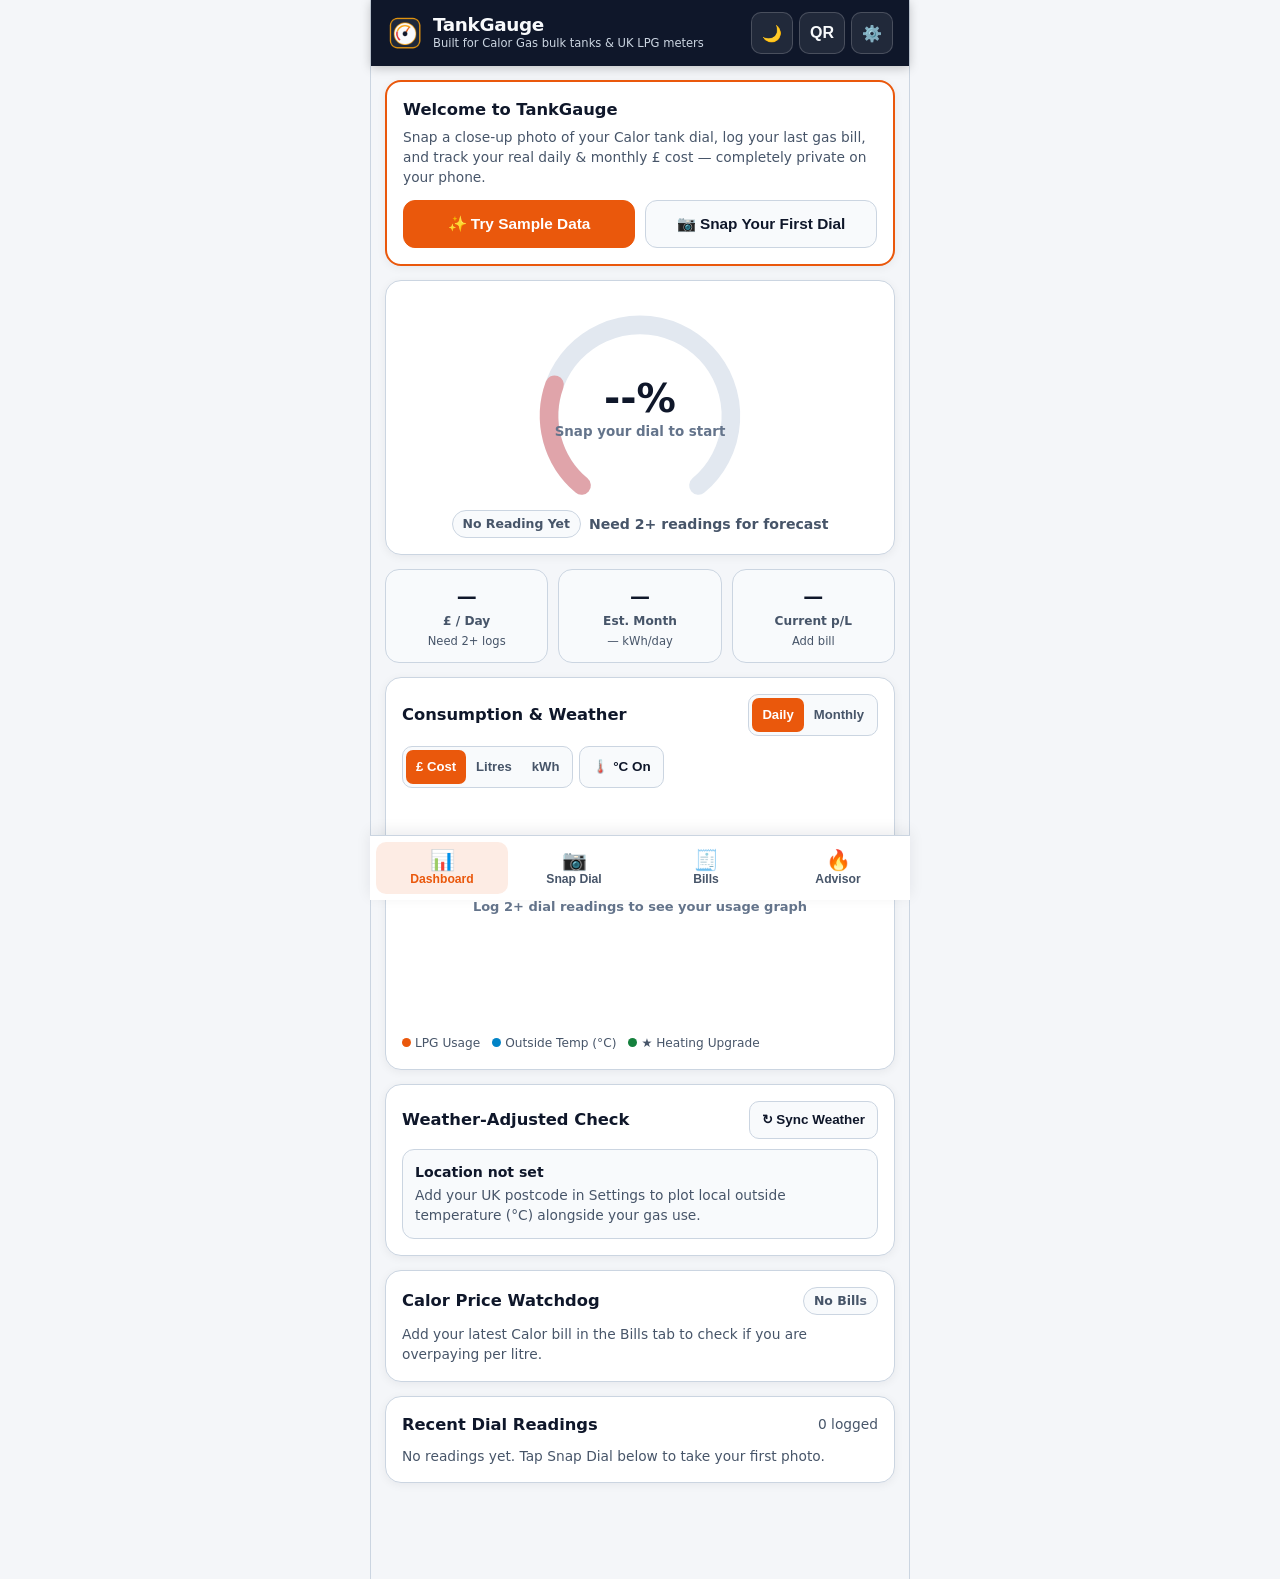
<file: index.html>
<!DOCTYPE html>
<html lang="en-GB" data-theme="light">
<head>
  <meta charset="UTF-8" />
  <meta name="viewport" content="width=device-width, initial-scale=1.0, viewport-fit=cover" />
  <meta name="theme-color" content="#0F172A" />
  <meta name="apple-mobile-web-app-capable" content="yes" />
  <meta name="apple-mobile-web-app-status-bar-style" content="black-translucent" />
  <title>TankGauge — Calor & UK LPG Tracker</title>
  <link rel="manifest" href="./manifest.json" />
  <link rel="icon" type="image/png" sizes="192x192" href="./icon-192.png" />
  <link rel="apple-touch-icon" href="./apple-touch-icon.png" />
  <link rel="stylesheet" href="./styles.css?v=6" />
</head>
<body>
  <div class="app-shell">
    <!-- Top Header -->
    <header class="top-header">
      <div class="brand-wrap">
        <img src="./icon-192.png" alt="TankGauge" class="brand-icon" />
        <div>
          <h1 class="brand-title">TankGauge</h1>
          <p class="brand-sub">Built for Calor Gas bulk tanks &amp; UK LPG meters</p>
        </div>
      </div>
      <div class="header-actions">
        <button type="button" class="icon-btn" id="btnThemeToggle" title="Toggle Daylight / Dark Mode" aria-label="Toggle theme">🌙</button>
        <button type="button" class="icon-btn" id="btnOpenShare" title="Share QR Code" aria-label="Share app QR">QR</button>
        <button type="button" class="icon-btn" id="btnOpenSettings" title="Settings" aria-label="Open settings">⚙️</button>
      </div>
    </header>

    <!-- Demo Ribbon -->
    <div id="demoRibbon" class="demo-ribbon" hidden>
      <span>Demo Mode Active (Aberdeenshire Sample)</span>
      <button type="button" id="btnClearDemoTop">Clear &amp; Use My Tank</button>
    </div>

    <main class="main-content">
      <!-- ==================== TAB 1: DASHBOARD ==================== -->
      <section id="tab-dashboard" class="tab-panel active">
        <div id="welcomeCard" class="card welcome-card" hidden>
          <h2 class="card-title">Welcome to TankGauge</h2>
          <p class="muted" style="margin:6px 0 12px;">
            Snap a close-up photo of your Calor tank dial, log your last gas bill, and track your real daily &amp; monthly £ cost — completely private on your phone.
          </p>
          <div class="btn-row">
            <button type="button" class="btn btn-primary" id="btnTryDemo">✨ Try Sample Data</button>
            <button type="button" class="btn btn-secondary" id="btnStartFirstSnap">📷 Snap Your First Dial</button>
          </div>
        </div>

        <div class="card">
          <div id="heroGaugeContainer"></div>
        </div>

        <div class="kpi-grid">
          <div class="kpi-pill">
            <div class="kpi-val" id="kpiDailyCost">—</div>
            <div class="kpi-lbl">£ / Day</div>
            <div class="kpi-sub" id="kpiLitresDay">— L/day</div>
          </div>
          <div class="kpi-pill">
            <div class="kpi-val" id="kpiMonthlyCost">—</div>
            <div class="kpi-lbl">Est. Month</div>
            <div class="kpi-sub" id="kpiKwhDay">— kWh/day</div>
          </div>
          <div class="kpi-pill">
            <div class="kpi-val" id="kpiCurrentPpl">—</div>
            <div class="kpi-lbl">Current p/L</div>
            <div class="kpi-sub" id="kpiPplDelta">UK VAT inc.</div>
          </div>
        </div>

        <!-- Usage & Weather Graph -->
        <div class="card">
          <div class="card-title-row">
            <h2 class="card-title">Consumption &amp; Weather</h2>
            <div class="seg-group" id="granularityToggle">
              <button type="button" class="seg-btn active" data-gran="daily">Daily</button>
              <button type="button" class="seg-btn" data-gran="monthly">Monthly</button>
            </div>
          </div>
          <div class="seg-bar">
            <div class="seg-group" id="metricToggle">
              <button type="button" class="seg-btn active" data-metric="cost">£ Cost</button>
              <button type="button" class="seg-btn" data-metric="litres">Litres</button>
              <button type="button" class="seg-btn" data-metric="kwh">kWh</button>
            </div>
            <button type="button" class="btn btn-sm btn-secondary" id="btnToggleWeatherOverlay">🌡️ °C On</button>
          </div>

          <div class="chart-box">
            <canvas id="consumptionChartCanvas"></canvas>
          </div>
          <div id="chartTooltip" class="chart-tooltip" hidden></div>
          <div class="chart-legend">
            <span><i class="dot" style="background:var(--accent);"></i>LPG Usage</span>
            <span><i class="dot" style="background:var(--sky);"></i>Outside Temp (°C)</span>
            <span><i class="dot" style="background:var(--ok);"></i>★ Heating Upgrade</span>
          </div>
        </div>

        <!-- Local Weather Insight -->
        <div class="card">
          <div class="card-title-row">
            <h2 class="card-title">Weather-Adjusted Check</h2>
            <button type="button" class="btn btn-sm btn-secondary" id="btnRefreshWeather">↻ Sync Weather</button>
          </div>
          <div class="weather-box">
            <div>
              <strong id="weatherLocationLabel">Location not set</strong>
              <p id="weatherInsightText" class="muted" style="margin:4px 0 0;">
                Set your UK postcode in Settings to compare gas usage against outside temperatures.
              </p>
            </div>
          </div>
        </div>

        <!-- Calor Price Watchdog Summary -->
        <div class="card">
          <div class="card-title-row">
            <h2 class="card-title">Calor Price Watchdog</h2>
            <span id="watchdogBadge" class="status-pill badge-muted">—</span>
          </div>
          <p id="watchdogSummaryText" class="muted" style="margin:0;">
            Enter your latest Calor bill to benchmark your pence-per-litre against UK bulk LPG bands.
          </p>
        </div>

        <!-- Reading History -->
        <div class="card">
          <div class="card-title-row">
            <h2 class="card-title">Recent Dial Readings</h2>
            <span class="muted" id="readingCountLabel">0 logged</span>
          </div>
          <div id="readingHistoryList" class="list-stack"></div>
        </div>
      </section>

      <!-- ==================== TAB 2: SNAP DIAL ==================== -->
      <section id="tab-snap" class="tab-panel">
        <!-- Bulk Tank Guided Camera Card -->
        <div class="card" id="bulkCameraCard">
          <div class="card-title-row">
            <h2 class="card-title">Guided Calor Dial Snap</h2>
            <span class="muted">Hold phone flat above dial</span>
          </div>

          <div class="camera-stage" id="cameraStage">
            <video id="cameraVideo" class="camera-video" playsinline muted hidden></video>
            <div class="reticle-overlay" id="reticleOverlay" hidden>
              <div class="reticle-ring">
                <span class="reticle-top-mark">50% AT TOP</span>
              </div>
              <div id="tiltBadge" class="tilt-badge">Zoom so dial fits ring</div>
            </div>
            <div id="cameraPlaceholder" class="camera-placeholder">
              <div style="font-size:2rem;">📷</div>
              <div><strong>Tap below to open your rear camera</strong><br /><span style="font-size:0.84rem;opacity:0.85;">Starts at 2.0x zoom — or pick a saved photo from your gallery</span></div>
              <button type="button" class="btn btn-primary" id="btnStartCamera">📷 Open Live Camera</button>
            </div>
          </div>

          <div id="cameraControlsRow" class="field-grid" style="margin-top:10px;" hidden>
            <div class="field" id="zoomControlWrap" style="margin-bottom:0;" hidden>
              <label for="cameraZoomSlider">Zoom (<span id="zoomValueLabel">2.0x</span>)</label>
              <input type="range" id="cameraZoomSlider" min="1" max="5" step="0.1" value="2" />
            </div>
            <div style="display:flex;align-items:flex-end;gap:8px;">
              <button type="button" class="btn btn-secondary btn-block" id="btnToggleTorch" hidden>🔦 Light Off</button>
            </div>
          </div>

          <div class="btn-row" style="margin-top:12px;">
            <button type="button" class="btn btn-primary" id="btnCaptureFrame" hidden>📸 Capture Dial</button>
            <label class="btn btn-secondary" for="dialPhotoUpload" style="margin:0;">
              🖼️ Pick Saved Photo
              <input type="file" id="dialPhotoUpload" accept="image/*" hidden />
            </label>
            <button type="button" class="btn btn-secondary" id="btnTestSampleDial">🎯 Test Sample Dial</button>
          </div>
          <div id="samplePresetBar" class="seg-bar" style="margin-top:8px;" hidden>
            <span class="muted" style="align-self:center;margin-right:4px;">Test dial at:</span>
            <button type="button" class="btn btn-sm btn-secondary sample-dial-btn" data-pct="22">22% (Low)</button>
            <button type="button" class="btn btn-sm btn-secondary sample-dial-btn" data-pct="48">48%</button>
            <button type="button" class="btn btn-sm btn-secondary sample-dial-btn" data-pct="76">76%</button>
          </div>
        </div>

        <!-- Bulk Needle Confirmation Card -->
        <div class="card" id="confirmNeedleCard" hidden>
          <div class="card-title-row">
            <h2 class="card-title" id="confirmCardTitle">Confirm Needle Reading</h2>
            <span id="confidenceBadge" class="status-pill badge-ok">Auto Match</span>
          </div>

          <div class="seg-group" style="width:100%;display:grid;grid-template-columns:1fr 1fr;margin-bottom:10px;">
            <button type="button" class="seg-btn" id="btnModeFit">1. 🔍 Fit Dial in Ring</button>
            <button type="button" class="seg-btn active" id="btnModeNeedle">2. 🎯 Confirm Needle</button>
          </div>

          <p id="confirmStepHelper" class="muted" style="margin:0 0 8px;">
            Drag the glowing orange line to match your needle tip, or tap <strong>-0.5% / +0.5%</strong>.
          </p>

          <div id="mapDialBanner" class="alert-banner alert-warn" hidden style="display:flex;align-items:center;justify-content:space-between;gap:8px;">
            <span id="mapDialPrompt">Step 1 of 4: Tap the CENTRE PIN where the needle turns</span>
            <button type="button" class="btn btn-sm btn-secondary" id="btnCancelMapDial">Cancel</button>
          </div>

          <canvas id="dialOverlayCanvas" class="overlay-canvas"></canvas>

          <!-- Step 1 Controls: Fit Dial in Ring -->
          <div id="fitControlsBox" style="margin-top:12px;" hidden>
            <div class="field-grid">
              <div class="field" style="margin-bottom:8px;">
                <label for="fitZoomSlider">Zoom Dial (<span id="fitZoomLbl">1.0x</span>)</label>
                <input type="range" id="fitZoomSlider" min="1" max="6" step="0.1" value="1" />
              </div>
              <div class="field" style="margin-bottom:8px;">
                <label for="fitRotSlider">Straighten 50% Top (<span id="fitRotLbl">0°</span>)</label>
                <input type="range" id="fitRotSlider" min="-45" max="45" step="1" value="0" />
              </div>
            </div>
            <button type="button" class="btn btn-primary btn-block" id="btnDetectFromFit">🎯 Read Needle Now</button>
          </div>

          <!-- Step 2 Controls: Confirm Needle & Save -->
          <div id="needleControlsBox">
            <div class="nudge-row">
              <button type="button" class="btn btn-secondary" id="btnNudgeDown">−0.5%</button>
              <div class="detected-pct-readout" id="detectedPctDisplay">50.0%</div>
              <button type="button" class="btn btn-secondary" id="btnNudgeUp">+0.5%</button>
            </div>

            <div class="btn-row" style="margin-bottom:10px;">
              <button type="button" class="btn btn-sm btn-secondary" id="btnStartMapDial">📍 Map My Dial</button>
              <button type="button" class="btn btn-sm btn-secondary" id="btnReScanNeedle">↻ Re-scan Needle</button>
            </div>

            <div id="refillDetectBanner" class="alert-banner alert-warn" hidden>
              🚚 Tank level jumped up — looks like a Calor refill! We won't count this jump as gas burned.
              <label class="checkbox-row" style="margin-top:4px;min-height:32px;">
                <input type="checkbox" id="chkReadingIsRefill" checked />
                <span>Mark as Tank Refill Delivery</span>
              </label>
            </div>

            <div class="field-grid">
              <div class="field">
                <label for="bulkReadingDate">Date</label>
                <input type="date" id="bulkReadingDate" />
              </div>
              <div class="field">
                <label>Estimated Tank Vol.</label>
                <input type="text" id="bulkReadingLitresPreview" readonly />
              </div>
            </div>
            <div class="field">
              <label for="bulkReadingNote">Note (optional)</label>
              <input type="text" id="bulkReadingNote" placeholder="e.g. Frosty morning check" />
            </div>

            <div class="btn-row">
              <button type="button" class="btn btn-primary" id="btnSaveBulkReading">✅ Save Reading</button>
              <button type="button" class="btn btn-secondary" id="btnDiscardSnap">Retake</button>
            </div>
          </div>
        </div>

        <!-- Piped Meter Mode Card -->
        <div class="card" id="meterSnapCard" hidden>
          <div class="card-title-row">
            <h2 class="card-title">Log Piped LPG Meter</h2>
            <span class="muted" id="meterUnitBadge">m³</span>
          </div>
          <div class="field">
            <label for="meterValueInput">Current Meter Reading (<span id="meterUnitLabel">m³</span>)</label>
            <input type="number" step="0.01" id="meterValueInput" placeholder="e.g. 1428.50" />
          </div>
          <div class="field-grid">
            <div class="field">
              <label for="meterReadingDate">Date</label>
              <input type="date" id="meterReadingDate" />
            </div>
            <div class="field">
              <label for="meterReadingNote">Note (optional)</label>
              <input type="text" id="meterReadingNote" placeholder="e.g. Box check" />
            </div>
          </div>
          <div class="btn-row" style="margin-bottom:10px;">
            <label class="btn btn-secondary" for="meterPhotoUpload" style="margin:0;">
              🖼️ Pick Meter Photo (Optional)
              <input type="file" id="meterPhotoUpload" accept="image/*" hidden />
            </label>
          </div>
          <button type="button" class="btn btn-primary btn-block" id="btnSaveMeterReading">✅ Save Meter Reading</button>
        </div>
      </section>

      <!-- ==================== TAB 3: BILLS ==================== -->
      <section id="tab-bills" class="tab-panel">
        <div class="card">
          <div class="card-title-row">
            <h2 class="card-title">Add Calor / LPG Bill</h2>
            <button type="button" class="btn btn-sm btn-secondary" id="btnOpenTankHelper">🧮 Tank Size Helper</button>
          </div>

          <form id="billForm">
            <div class="field-grid">
              <div class="field">
                <label for="billDate">Delivery / Bill Date</label>
                <input type="date" id="billDate" required />
              </div>
              <div class="field">
                <label for="billSupplier">Supplier</label>
                <input type="text" id="billSupplier" value="Calor Gas" />
              </div>
            </div>

            <div class="field-grid">
              <div class="field">
                <label for="billLitres" id="billQtyLabel">Litres Delivered</label>
                <input type="number" step="0.1" min="1" id="billLitres" placeholder="e.g. 1000" required />
              </div>
              <div class="field">
                <label for="billUnitType">Unit</label>
                <select id="billUnitType">
                  <option value="litres">Litres (Bulk Tank)</option>
                  <option value="m3">m³ (Piped Meter)</option>
                  <option value="ft3">ft³ (Imperial Meter)</option>
                </select>
              </div>
            </div>

            <div class="field-grid">
              <div class="field">
                <label for="billTotalPaid">Total Paid (£)</label>
                <input type="number" step="0.01" min="0" id="billTotalPaid" placeholder="e.g. 650.00" />
              </div>
              <div class="field">
                <label for="billUnitPrice">OR Unit Price (p/L)</label>
                <input type="number" step="0.01" min="0" id="billUnitPrice" placeholder="e.g. 65.0" />
              </div>
            </div>

            <div class="field-grid">
              <div class="field">
                <label for="billStandingCharge">Standing Charge (p/day)</label>
                <input type="number" step="0.1" min="0" id="billStandingCharge" value="23.0" />
              </div>
              <div class="field" style="justify-content:flex-end;">
                <label class="checkbox-row">
                  <input type="checkbox" id="billVatIncluded" checked />
                  <span>Prices include 5% UK VAT</span>
                </label>
              </div>
            </div>

            <div class="field">
              <label for="billNote">Note (optional)</label>
              <input type="text" id="billNote" placeholder="e.g. Autumn top-up" />
            </div>

            <button type="submit" class="btn btn-primary btn-block">💾 Save Gas Bill</button>
          </form>
        </div>

        <div class="card">
          <div class="card-title-row">
            <h2 class="card-title">Price per Litre Trend (inc. 5% VAT)</h2>
            <span class="muted">Green = Typical UK 55–68p/L</span>
          </div>
          <div class="chart-box">
            <canvas id="priceTrendCanvas"></canvas>
          </div>
        </div>

        <div class="card">
          <div class="card-title-row">
            <h2 class="card-title">Saved Bills</h2>
            <span class="muted" id="billCountLabel">0 bills</span>
          </div>
          <div id="billHistoryList" class="list-stack"></div>
        </div>
      </section>

      <!-- ==================== TAB 4: ADVISOR ==================== -->
      <section id="tab-advisor" class="tab-panel">
        <div class="card">
          <div class="card-title-row">
            <h2 class="card-title">Your Home &amp; Heater Setup</h2>
            <span class="muted">6 quick taps</span>
          </div>

          <div class="field-grid">
            <div class="field">
              <label for="profHomeType">Home Type</label>
              <select id="profHomeType">
                <option value="park_home">Park Home / Lodge</option>
                <option value="stone_cottage">Stone / Rural Cottage</option>
                <option value="detached_modern">Detached House</option>
                <option value="semi_terrace">Semi / Terrace</option>
                <option value="bungalow">Bungalow</option>
              </select>
            </div>
            <div class="field">
              <label for="profHeaterType">Heater / Boiler</label>
              <select id="profHeaterType">
                <option value="condensing_combi">Modern Condensing Combi</option>
                <option value="system_tank">System Boiler + Water Tank</option>
                <option value="old_boiler">Older Non-Condensing Boiler</option>
                <option value="warm_air">Warm-Air Gas Heater</option>
                <option value="gas_fires">Gas Fires / Convector</option>
              </select>
            </div>
          </div>

          <div class="field-grid">
            <div class="field">
              <label for="profControls">Controls</label>
              <select id="profControls">
                <option value="smart_trv">Smart Stat + Room TRVs</option>
                <option value="programmer_stat">Timer + Room Stat</option>
                <option value="basic_on_off">Basic On/Off Only</option>
              </select>
            </div>
            <div class="field">
              <label for="profFlowTemp">Radiator Temp Setting</label>
              <select id="profFlowTemp">
                <option value="high_70plus">High (70–80°C / Default)</option>
                <option value="medium_60_70">Medium (61–69°C)</option>
                <option value="low_under_60">Low (55–60°C / Condensing)</option>
                <option value="unknown">Not Sure</option>
              </select>
            </div>
          </div>

          <div class="field-grid">
            <div class="field">
              <label for="profInsulation">Insulation Level</label>
              <select id="profInsulation">
                <option value="poor">Draughty / Older</option>
                <option value="average">Average Double Glazed</option>
                <option value="good">Well Insulated</option>
              </select>
            </div>
            <div class="field">
              <label for="profRegion">UK Region (Grants)</label>
              <select id="profRegion">
                <option value="scotland">Scotland</option>
                <option value="england_wales">England &amp; Wales</option>
                <option value="ni">Northern Ireland</option>
              </select>
            </div>
          </div>
        </div>

        <!-- Savings Summary -->
        <div class="card">
          <div class="card-title-row">
            <h2 class="card-title">Tailored Annual Savings</h2>
            <span id="adviceBasisBadge" class="status-pill badge-muted">Estimated</span>
          </div>
          <div class="kpi-grid">
            <div class="kpi-pill">
              <div class="kpi-val" style="color:var(--ok);" id="advImplementedVal">£0</div>
              <div class="kpi-lbl">Saved / Yr</div>
            </div>
            <div class="kpi-pill">
              <div class="kpi-val" style="color:var(--accent);" id="advRemainingVal">£0</div>
              <div class="kpi-lbl">Still Available</div>
            </div>
            <div class="kpi-pill">
              <div class="kpi-val" id="advBaselineVal">£1,450</div>
              <div class="kpi-lbl">Est. Yearly Gas</div>
            </div>
          </div>
        </div>

        <div class="card">
          <h2 class="card-title" style="margin-bottom:10px;">1. £0 Quick Wins Today</h2>
          <div id="tipsQuickWins" class="list-stack"></div>
        </div>

        <div class="card">
          <h2 class="card-title" style="margin-bottom:10px;">2. Low-Cost Tweaks (£15–£250)</h2>
          <div id="tipsLowCost" class="list-stack"></div>
        </div>

        <div class="card">
          <h2 class="card-title" style="margin-bottom:10px;">3. Major Upgrades &amp; UK Grants</h2>
          <div id="tipsMajorUpgrades" class="list-stack"></div>
          <div id="grantLinksBox" style="margin-top:12px;display:flex;flex-direction:column;gap:8px;"></div>
        </div>
      </section>
    </main>

    <!-- Bottom Tab Bar -->
    <nav class="bottom-nav" aria-label="Primary navigation">
      <button type="button" class="nav-btn active" data-tab="dashboard">
        <span class="nav-ico">📊</span><span>Dashboard</span>
      </button>
      <button type="button" class="nav-btn" data-tab="snap">
        <span class="nav-ico">📷</span><span>Snap Dial</span>
      </button>
      <button type="button" class="nav-btn" data-tab="bills">
        <span class="nav-ico">🧾</span><span>Bills</span>
      </button>
      <button type="button" class="nav-btn" data-tab="advisor">
        <span class="nav-ico">🔥</span><span>Advisor</span>
      </button>
    </nav>
  </div>

  <!-- ==================== SETTINGS MODAL ==================== -->
  <div id="settingsModal" class="modal-backdrop" hidden>
    <div class="modal-sheet">
      <div class="modal-head">
        <h2 class="card-title">TankGauge Settings</h2>
        <button type="button" class="btn btn-sm btn-secondary" data-close-modal="settingsModal">✕ Close</button>
      </div>

      <div class="field-grid">
        <div class="field">
          <label for="setMode">Gas Setup Mode</label>
          <select id="setMode">
            <option value="bulk">Bulk Calor Tank (% Dial)</option>
            <option value="meter">Piped LPG Meter (m³ / ft³)</option>
          </select>
        </div>
        <div class="field">
          <label for="setTankCapacity">Tank Size (Litres)</label>
          <select id="setTankCapacity">
            <option value="1200">1,200 L (Standard Small)</option>
            <option value="1410">1,410 L (Above Ground)</option>
            <option value="2000">2,000 L (Medium)</option>
            <option value="2200">2,200 L (Calor Medium)</option>
            <option value="2400">2,400 L (Large)</option>
            <option value="4000">4,000 L (Extra Large)</option>
          </select>
        </div>
      </div>

      <div class="field-grid">
        <div class="field">
          <label for="setReorderPct">Reorder Alert (%)</label>
          <input type="number" min="10" max="45" id="setReorderPct" value="25" />
        </div>
        <div class="field">
          <label for="setMeterUnit">Piped Meter Unit</label>
          <select id="setMeterUnit">
            <option value="m3">m³ (Metric)</option>
            <option value="ft3">ft³ (Imperial)</option>
            <option value="litres">Litres</option>
          </select>
        </div>
      </div>

      <hr style="border:none;border-top:1px solid var(--border);margin:10px 0;" />

      <div class="field">
        <label for="setDialPreset">Dial Scale Preset</label>
        <select id="setDialPreset">
          <option value="rochester_5_95">Calor Rochester (5%–95%, ±140°)</option>
          <option value="rochester_0_90">Rochester Standard (0%–90%, ±135°)</option>
          <option value="srg_10_90">SRG / Magnetel (10%–90%, ±135°)</option>
        </select>
      </div>
      <div class="field-grid">
        <div class="field">
          <label for="setDialRotation">Dial Rotation Offset (°): <span id="rotValLbl">0°</span></label>
          <input type="range" id="setDialRotation" min="-180" max="180" step="1" value="0" />
        </div>
        <div class="field">
          <label for="setDialSpan">Needle Sweep (°): <span id="spanValLbl">±140°</span></label>
          <input type="range" id="setDialSpan" min="115" max="155" step="1" value="140" />
        </div>
      </div>

      <hr style="border:none;border-top:1px solid var(--border);margin:10px 0;" />

      <div class="field">
        <label for="setLocationQuery">UK Postcode or Town (for free local weather)</label>
        <div style="display:flex;gap:8px;">
          <input type="text" id="setLocationQuery" placeholder="e.g. AB51 0YX or Kintore" />
          <button type="button" class="btn btn-secondary" id="btnSaveLocation">Find &amp; Sync</button>
        </div>
      </div>

      <hr style="border:none;border-top:1px solid var(--border);margin:10px 0;" />

      <div class="btn-row">
        <button type="button" class="btn btn-sm btn-secondary" id="btnExportJson">⬇️ Backup JSON</button>
        <button type="button" class="btn btn-sm btn-secondary" id="btnExportCsv">📄 Export CSV</button>
        <label class="btn btn-sm btn-secondary" for="importJsonInput" style="margin:0;">
          ⬆️ Restore JSON
          <input type="file" id="importJsonInput" accept=".json,application/json" hidden />
        </label>
      </div>
      <div class="btn-row" style="margin-top:10px;">
        <button type="button" class="btn btn-sm btn-secondary" id="btnToggleDemoSettings">✨ Load Sample Data</button>
        <button type="button" class="btn btn-sm btn-danger" id="btnResetAll">🗑️ Reset All Data</button>
      </div>
    </div>
  </div>

  <!-- ==================== SHARE QR MODAL ==================== -->
  <div id="shareModal" class="modal-backdrop" hidden>
    <div class="modal-sheet" style="text-align:center;">
      <div class="modal-head">
        <h2 class="card-title">Install / Share TankGauge</h2>
        <button type="button" class="btn btn-sm btn-secondary" data-close-modal="shareModal">✕ Close</button>
      </div>
      <p class="muted">Point any phone camera at this QR code to open and install TankGauge onto the home screen.</p>
      <img src="./qr_tank_gauge.png" alt="TankGauge QR Code" class="qr-frame" />
      <p style="font-size:0.82rem;word-break:break-all;"><strong>https://eric1ramaz-sys.github.io/tank-gauge/</strong></p>
      <button type="button" class="btn btn-primary btn-block" id="btnCopyShareUrl">📋 Copy App Link</button>
    </div>
  </div>

  <!-- ==================== TANK SIZE HELPER MODAL ==================== -->
  <div id="tankHelperModal" class="modal-backdrop" hidden>
    <div class="modal-sheet">
      <div class="modal-head">
        <h2 class="card-title">Help Me Find My Tank Size</h2>
        <button type="button" class="btn btn-sm btn-secondary" data-close-modal="tankHelperModal">✕ Close</button>
      </div>
      <p class="muted">Use any past Calor delivery ticket where you remember roughly what the dial read before and after filling.</p>
      <div class="field">
        <label for="helpLitres">Litres Delivered on Ticket</label>
        <input type="number" id="helpLitres" placeholder="e.g. 1000" />
      </div>
      <div class="field-grid">
        <div class="field">
          <label for="helpPctBefore">Dial % Before</label>
          <input type="number" id="helpPctBefore" placeholder="e.g. 25" />
        </div>
        <div class="field">
          <label for="helpPctAfter">Dial % After</label>
          <input type="number" id="helpPctAfter" placeholder="e.g. 75" />
        </div>
      </div>
      <div id="tankHelperResult" class="alert-banner alert-ok" hidden></div>
      <div class="btn-row">
        <button type="button" class="btn btn-secondary" id="btnCalcTankSize">Calculate Size</button>
        <button type="button" class="btn btn-primary" id="btnApplyTankSize" hidden>Use This Tank Size</button>
      </div>
    </div>
  </div>

  <!-- ==================== PHOTO LIGHTBOX MODAL ==================== -->
  <div id="photoModal" class="modal-backdrop" hidden>
    <div class="modal-sheet" style="text-align:center;">
      <div class="modal-head">
        <h2 class="card-title" id="photoModalTitle">Saved Dial Photo</h2>
        <button type="button" class="btn btn-sm btn-secondary" data-close-modal="photoModal">✕ Close</button>
      </div>
      <img id="photoModalImg" alt="Saved dial photo" style="width:100%;max-width:380px;border-radius:12px;" />
    </div>
  </div>

  <div id="toast" class="toast" hidden></div>

  <script src="./engine.js?v=6"></script>
  <script src="./vision.js?v=6"></script>
  <script src="./weather.js?v=6"></script>
  <script src="./charts.js?v=6"></script>
  <script src="./app.js?v=6"></script>
</body>
</html>
</file>
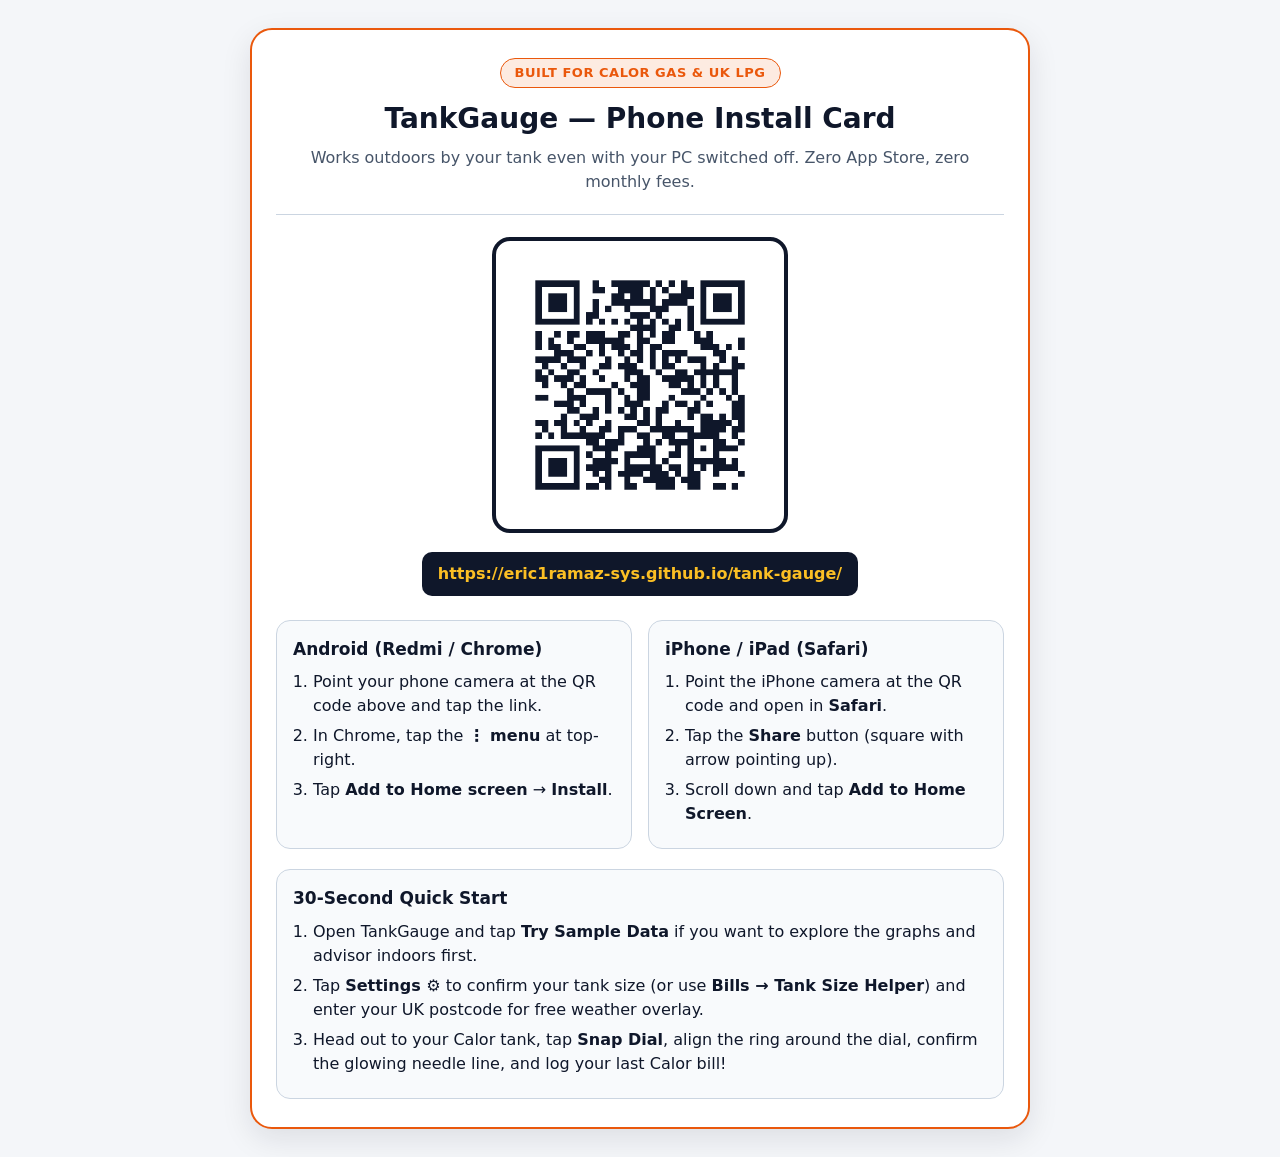
<file: install_card.html>
<!DOCTYPE html>
<html lang="en-GB">
<head>
  <meta charset="UTF-8" />
  <meta name="viewport" content="width=device-width, initial-scale=1" />
  <title>Install TankGauge on Your Phone</title>
  <style>
    * { box-sizing: border-box; }
    body {
      margin: 0;
      padding: 28px 16px;
      background: #f4f6f9;
      color: #0f172a;
      font-family: system-ui, -apple-system, "Segoe UI", Roboto, sans-serif;
      line-height: 1.5;
    }
    .card {
      max-width: 780px;
      margin: 0 auto;
      background: #ffffff;
      border: 2px solid #ea580c;
      border-radius: 22px;
      padding: 28px 24px;
      box-shadow: 0 10px 30px rgba(15, 23, 42, 0.1);
    }
    .hero {
      text-align: center;
      border-bottom: 1px solid #cbd5e1;
      padding-bottom: 20px;
      margin-bottom: 22px;
    }
    .badge {
      display: inline-block;
      background: rgba(234, 88, 12, 0.12);
      color: #ea580c;
      border: 1px solid #ea580c;
      border-radius: 99px;
      padding: 4px 14px;
      font-size: 13px;
      font-weight: 800;
      text-transform: uppercase;
      letter-spacing: 0.04em;
    }
    h1 { margin: 10px 0 6px; font-size: 28px; }
    .subtitle { margin: 0; color: #475569; font-size: 16px; }
    .qr-box {
      text-align: center;
      margin-bottom: 24px;
    }
    .qr-frame {
      display: inline-block;
      background: #ffffff;
      padding: 14px;
      border: 4px solid #0f172a;
      border-radius: 18px;
    }
    .qr-frame img { width: 260px; height: 260px; display: block; }
    .url-pill {
      display: inline-block;
      margin-top: 12px;
      padding: 10px 16px;
      background: #0f172a;
      color: #fbbf24;
      border-radius: 10px;
      font-weight: 700;
      text-decoration: none;
      word-break: break-all;
    }
    .grid {
      display: grid;
      grid-template-columns: repeat(auto-fit, minmax(260px, 1fr));
      gap: 16px;
      margin-bottom: 20px;
    }
    .box {
      background: #f8fafc;
      border: 1px solid #cbd5e1;
      border-radius: 14px;
      padding: 16px;
    }
    .box h2 { margin: 0 0 8px; font-size: 17px; color: #0f172a; }
    ol { margin: 0; padding-left: 20px; }
    li { margin-bottom: 6px; }
  </style>
</head>
<body>
  <div class="card">
    <div class="hero">
      <span class="badge">Built for Calor Gas &amp; UK LPG</span>
      <h1>TankGauge — Phone Install Card</h1>
      <p class="subtitle">Works outdoors by your tank even with your PC switched off. Zero App Store, zero monthly fees.</p>
    </div>

    <div class="qr-box">
      <div class="qr-frame">
        <img src="./qr_tank_gauge.png" alt="Scan to open TankGauge" />
      </div>
      <div>
        <a class="url-pill" href="https://eric1ramaz-sys.github.io/tank-gauge/" target="_blank" rel="noopener">https://eric1ramaz-sys.github.io/tank-gauge/</a>
      </div>
    </div>

    <div class="grid">
      <div class="box">
        <h2>Android (Redmi / Chrome)</h2>
        <ol>
          <li>Point your phone camera at the QR code above and tap the link.</li>
          <li>In Chrome, tap the <strong>⋮ menu</strong> at top-right.</li>
          <li>Tap <strong>Add to Home screen</strong> &rarr; <strong>Install</strong>.</li>
        </ol>
      </div>
      <div class="box">
        <h2>iPhone / iPad (Safari)</h2>
        <ol>
          <li>Point the iPhone camera at the QR code and open in <strong>Safari</strong>.</li>
          <li>Tap the <strong>Share</strong> button (square with arrow pointing up).</li>
          <li>Scroll down and tap <strong>Add to Home Screen</strong>.</li>
        </ol>
      </div>
    </div>

    <div class="box">
      <h2>30-Second Quick Start</h2>
      <ol>
        <li>Open TankGauge and tap <strong>Try Sample Data</strong> if you want to explore the graphs and advisor indoors first.</li>
        <li>Tap <strong>Settings ⚙️</strong> to confirm your tank size (or use <strong>Bills &rarr; Tank Size Helper</strong>) and enter your UK postcode for free weather overlay.</li>
        <li>Head out to your Calor tank, tap <strong>Snap Dial</strong>, align the ring around the dial, confirm the glowing needle line, and log your last Calor bill!</li>
      </ol>
    </div>
  </div>
</body>
</html>
</file>
<file: styles.css>
:root {
  --bg: #f4f6f9;
  --surface: #ffffff;
  --surface-alt: #f8fafc;
  --header-bg: #0f172a;
  --header-text: #f8fafc;
  --text: #0f172a;
  --muted: #475569;
  --border: #cbd5e1;
  --accent: #ea580c;
  --accent-hover: #c2410c;
  --accent-soft: rgba(234, 88, 12, 0.11);
  --amber: #d97706;
  --ok: #15803d;
  --ok-soft: rgba(22, 163, 74, 0.13);
  --warn: #b45309;
  --warn-soft: rgba(245, 158, 11, 0.16);
  --danger: #b91c1c;
  --danger-soft: rgba(220, 38, 38, 0.13);
  --sky: #0284c7;
  --shadow: 0 2px 10px rgba(15, 23, 42, 0.06);
  --radius: 16px;
}

[data-theme='dark'] {
  --bg: #0b1120;
  --surface: #131c31;
  --surface-alt: #1a2640;
  --header-bg: #080d19;
  --header-text: #f8fafc;
  --text: #f1f5f9;
  --muted: #94a3b8;
  --border: #2b3a55;
  --accent: #fb923c;
  --accent-hover: #f97316;
  --accent-soft: rgba(251, 146, 60, 0.15);
  --amber: #fbbf24;
  --ok: #4ade80;
  --ok-soft: rgba(74, 222, 128, 0.14);
  --warn: #fbbf24;
  --warn-soft: rgba(251, 191, 36, 0.14);
  --danger: #f87171;
  --danger-soft: rgba(248, 113, 113, 0.16);
  --sky: #38bdf8;
  --shadow: 0 4px 16px rgba(0, 0, 0, 0.35);
}

* {
  box-sizing: border-box;
  -webkit-tap-highlight-color: transparent;
}

html,
body {
  margin: 0;
  padding: 0;
  background: var(--bg);
  color: var(--text);
  font-family: system-ui, -apple-system, 'Segoe UI', Roboto, Helvetica, Arial, sans-serif;
  font-size: 16px;
  line-height: 1.45;
}

.app-shell {
  max-width: 540px;
  min-height: 100vh;
  margin: 0 auto;
  background: var(--bg);
  display: flex;
  flex-direction: column;
  padding-bottom: calc(82px + env(safe-area-inset-bottom));
}

@media (min-width: 600px) {
  .app-shell {
    border-left: 1px solid var(--border);
    border-right: 1px solid var(--border);
  }
}

.top-header {
  position: sticky;
  top: 0;
  z-index: 40;
  background: var(--header-bg);
  color: var(--header-text);
  padding: 12px 16px;
  display: flex;
  align-items: center;
  justify-content: space-between;
  gap: 10px;
  box-shadow: 0 2px 10px rgba(0, 0, 0, 0.22);
}

.brand-wrap {
  display: flex;
  align-items: center;
  gap: 10px;
  min-width: 0;
  flex: 1 1 auto;
}

.brand-wrap > div {
  min-width: 0;
  overflow: hidden;
}

.brand-icon {
  width: 36px;
  height: 36px;
  border-radius: 10px;
  flex-shrink: 0;
}

.brand-title {
  margin: 0;
  font-size: 1.15rem;
  font-weight: 800;
  letter-spacing: -0.02em;
  line-height: 1.15;
}

.brand-sub {
  margin: 0;
  font-size: 0.72rem;
  color: #cbd5e1;
  white-space: nowrap;
  overflow: hidden;
  text-overflow: ellipsis;
}

.header-actions {
  display: flex;
  align-items: center;
  gap: 6px;
  flex-shrink: 0;
}

.icon-btn {
  min-width: 42px;
  min-height: 42px;
  padding: 0 10px;
  border-radius: 10px;
  border: 1px solid rgba(255, 255, 255, 0.18);
  background: rgba(255, 255, 255, 0.08);
  color: #f8fafc;
  font-size: 1rem;
  font-weight: 600;
  cursor: pointer;
  display: inline-flex;
  align-items: center;
  justify-content: center;
}

.icon-btn:active {
  transform: scale(0.96);
}

.demo-ribbon {
  background: #f59e0b;
  color: #0f172a;
  padding: 9px 14px;
  font-size: 0.85rem;
  font-weight: 700;
  display: flex;
  align-items: center;
  justify-content: space-between;
  gap: 10px;
}

.demo-ribbon button {
  min-height: 36px;
  padding: 4px 12px;
  border-radius: 8px;
  border: 1px solid #0f172a;
  background: #ffffff;
  color: #0f172a;
  font-weight: 700;
  cursor: pointer;
  flex-shrink: 0;
}

.main-content {
  padding: 14px;
  display: flex;
  flex-direction: column;
  gap: 14px;
}

.tab-panel {
  display: none;
  flex-direction: column;
  gap: 14px;
}

.tab-panel.active {
  display: flex;
}

.card {
  background: var(--surface);
  border: 1px solid var(--border);
  border-radius: var(--radius);
  padding: 16px;
  box-shadow: var(--shadow);
}

.card-title-row {
  display: flex;
  align-items: center;
  justify-content: space-between;
  gap: 8px;
  margin-bottom: 10px;
}

.card-title {
  margin: 0;
  font-size: 1.02rem;
  font-weight: 800;
  color: var(--text);
}

.muted {
  color: var(--muted);
  font-size: 0.86rem;
}

.welcome-card {
  border: 2px solid var(--accent);
  background: var(--surface);
}

.btn {
  min-height: 48px;
  padding: 10px 16px;
  border-radius: 12px;
  border: 1px solid var(--border);
  background: var(--surface-alt);
  color: var(--text);
  font-size: 0.96rem;
  font-weight: 700;
  cursor: pointer;
  display: inline-flex;
  align-items: center;
  justify-content: center;
  gap: 8px;
  text-decoration: none;
  transition: transform 0.08s ease;
}

.btn:active {
  transform: scale(0.98);
}

.btn-primary {
  background: var(--accent);
  border-color: var(--accent);
  color: #ffffff;
}

.btn-primary:hover {
  background: var(--accent-hover);
}

.btn-secondary {
  background: var(--surface-alt);
  border-color: var(--border);
  color: var(--text);
}

.btn-danger {
  background: var(--danger-soft);
  border-color: var(--danger);
  color: var(--danger);
}

.btn-sm {
  min-height: 38px;
  padding: 6px 12px;
  font-size: 0.84rem;
  border-radius: 10px;
}

.btn-block {
  width: 100%;
}

.btn-row {
  display: flex;
  gap: 10px;
  flex-wrap: wrap;
}

.btn-row > .btn {
  flex: 1 1 140px;
}

/* Hero Gauge & KPI Pills */
.hero-gauge-wrap {
  display: flex;
  flex-direction: column;
  align-items: center;
}

.hero-gauge-svg {
  width: 100%;
  max-width: 248px;
  height: auto;
}

.hero-status-row {
  display: flex;
  flex-wrap: wrap;
  align-items: center;
  justify-content: center;
  gap: 8px;
  margin-top: 2px;
}

.countdown-text {
  font-size: 0.88rem;
  font-weight: 600;
  color: var(--muted);
}

.meter-hero-box {
  text-align: center;
  padding: 18px 8px;
}

.meter-hero-label {
  font-size: 0.85rem;
  font-weight: 700;
  color: var(--muted);
  text-transform: uppercase;
  letter-spacing: 0.04em;
}

.meter-hero-digits {
  font-size: 2.4rem;
  font-weight: 800;
  margin: 6px 0;
  font-variant-numeric: tabular-nums;
}

.meter-unit {
  font-size: 1.1rem;
  color: var(--accent);
}

.status-pill {
  display: inline-flex;
  align-items: center;
  padding: 4px 10px;
  border-radius: 999px;
  font-size: 0.78rem;
  font-weight: 800;
}

.badge-ok {
  background: var(--ok-soft);
  color: var(--ok);
}

.badge-warn {
  background: var(--warn-soft);
  color: var(--warn);
}

.badge-danger {
  background: var(--danger-soft);
  color: var(--danger);
}

.badge-muted {
  background: var(--surface-alt);
  color: var(--muted);
  border: 1px solid var(--border);
}

.kpi-grid {
  display: grid;
  grid-template-columns: repeat(3, 1fr);
  gap: 10px;
}

.kpi-pill {
  background: var(--surface-alt);
  border: 1px solid var(--border);
  border-radius: 14px;
  padding: 12px 10px;
  text-align: center;
}

.kpi-val {
  font-size: 1.25rem;
  font-weight: 800;
  color: var(--text);
  font-variant-numeric: tabular-nums;
}

.kpi-lbl {
  font-size: 0.76rem;
  font-weight: 700;
  color: var(--muted);
  margin-top: 2px;
}

.kpi-sub {
  font-size: 0.72rem;
  color: var(--muted);
  margin-top: 2px;
}

/* Segmented controls */
.seg-bar {
  display: flex;
  flex-wrap: wrap;
  gap: 6px;
  margin-bottom: 10px;
}

.seg-group {
  display: inline-flex;
  background: var(--surface-alt);
  border: 1px solid var(--border);
  border-radius: 10px;
  padding: 3px;
}

.seg-btn {
  min-height: 34px;
  padding: 4px 10px;
  border: none;
  border-radius: 7px;
  background: transparent;
  color: var(--muted);
  font-size: 0.82rem;
  font-weight: 700;
  cursor: pointer;
}

.seg-btn.active {
  background: var(--accent);
  color: #ffffff;
}

.chart-box {
  position: relative;
  width: 100%;
}

.chart-tooltip {
  margin-top: 6px;
  padding: 6px 10px;
  border-radius: 8px;
  background: var(--surface-alt);
  border: 1px solid var(--border);
  font-size: 0.82rem;
  font-weight: 700;
  color: var(--text);
}

.chart-legend {
  display: flex;
  flex-wrap: wrap;
  gap: 12px;
  font-size: 0.76rem;
  color: var(--muted);
  margin-top: 6px;
}

.dot {
  display: inline-block;
  width: 9px;
  height: 9px;
  border-radius: 50%;
  margin-right: 4px;
}

.weather-box {
  display: flex;
  align-items: flex-start;
  justify-content: space-between;
  gap: 10px;
  background: var(--surface-alt);
  border: 1px solid var(--border);
  border-radius: 12px;
  padding: 12px;
  font-size: 0.88rem;
}

/* Camera & Dial Overlay */
.camera-stage {
  position: relative;
  width: 100%;
  aspect-ratio: 1 / 1;
  background: #0f172a;
  border-radius: 14px;
  overflow: hidden;
  display: flex;
  align-items: center;
  justify-content: center;
}

.camera-video {
  width: 100%;
  height: 100%;
  object-fit: cover;
  transition: transform 0.06s linear;
}

.reticle-overlay {
  position: absolute;
  inset: 0;
  pointer-events: none;
  display: flex;
  align-items: center;
  justify-content: center;
}

.reticle-ring {
  width: 54%;
  height: 54%;
  border-radius: 50%;
  border: 3px dashed rgba(245, 158, 11, 0.95);
  box-shadow: 0 0 0 999px rgba(15, 23, 42, 0.44);
  position: relative;
}

.reticle-top-mark {
  position: absolute;
  top: -12px;
  left: 50%;
  transform: translateX(-50%);
  background: #f59e0b;
  color: #0f172a;
  font-size: 0.7rem;
  font-weight: 800;
  padding: 2px 7px;
  border-radius: 99px;
}

.tilt-badge {
  position: absolute;
  bottom: 10px;
  left: 50%;
  transform: translateX(-50%);
  background: rgba(15, 23, 42, 0.82);
  color: #f8fafc;
  padding: 4px 12px;
  border-radius: 99px;
  font-size: 0.78rem;
  font-weight: 700;
}

.tilt-badge.flat {
  background: rgba(21, 128, 61, 0.9);
}

.camera-placeholder {
  position: absolute;
  inset: 0;
  display: flex;
  flex-direction: column;
  align-items: center;
  justify-content: center;
  gap: 10px;
  padding: 20px;
  text-align: center;
  color: #e2e8f0;
  background: #0f172a;
}

.overlay-canvas {
  width: 100%;
  max-width: 380px;
  aspect-ratio: 1 / 1;
  display: block;
  margin: 0 auto;
  border-radius: 14px;
  border: 2px solid var(--border);
  touch-action: none;
  cursor: crosshair;
}

.nudge-row {
  display: flex;
  align-items: center;
  justify-content: center;
  gap: 10px;
  margin: 12px 0;
}

.detected-pct-readout {
  font-size: 2rem;
  font-weight: 800;
  min-width: 105px;
  text-align: center;
  color: var(--accent);
  font-variant-numeric: tabular-nums;
}

/* Forms */
.field-grid {
  display: grid;
  grid-template-columns: 1fr 1fr;
  gap: 10px;
}

.field {
  display: flex;
  flex-direction: column;
  gap: 5px;
  margin-bottom: 10px;
}

.field label {
  font-size: 0.84rem;
  font-weight: 700;
  color: var(--text);
}

.field input,
.field select {
  min-height: 46px;
  padding: 10px 12px;
  border-radius: 10px;
  border: 1px solid var(--border);
  background: var(--surface-alt);
  color: var(--text);
  font-size: 1rem;
  width: 100%;
}

.checkbox-row {
  display: flex;
  align-items: center;
  gap: 10px;
  min-height: 44px;
  font-size: 0.92rem;
  font-weight: 600;
  cursor: pointer;
}

.checkbox-row input[type='checkbox'] {
  width: 22px;
  height: 22px;
  accent-color: var(--accent);
}

/* History & Advisor Cards */
.list-stack {
  display: flex;
  flex-direction: column;
  gap: 10px;
}

.list-item {
  display: flex;
  align-items: center;
  justify-content: space-between;
  gap: 10px;
  padding: 11px 12px;
  background: var(--surface-alt);
  border: 1px solid var(--border);
  border-radius: 12px;
}

.thumb-btn {
  width: 48px;
  height: 48px;
  padding: 0;
  border-radius: 10px;
  border: 1px solid var(--border);
  overflow: hidden;
  flex-shrink: 0;
  cursor: pointer;
  background: var(--surface);
}

.thumb-btn img {
  width: 100%;
  height: 100%;
  object-fit: cover;
  display: block;
}

.tip-card {
  border: 1px solid var(--border);
  border-radius: 14px;
  padding: 14px;
  background: var(--surface-alt);
  display: flex;
  flex-direction: column;
  gap: 8px;
}

.tip-card.done {
  border-color: var(--ok);
  opacity: 0.85;
}

.tip-head {
  display: flex;
  align-items: flex-start;
  justify-content: space-between;
  gap: 10px;
}

.tip-title {
  margin: 0;
  font-size: 0.98rem;
  font-weight: 800;
}

.tip-saving {
  background: var(--ok-soft);
  color: var(--ok);
  padding: 4px 9px;
  border-radius: 8px;
  font-size: 0.82rem;
  font-weight: 800;
  white-space: nowrap;
}

.tip-meta {
  display: flex;
  flex-wrap: wrap;
  gap: 8px;
  font-size: 0.8rem;
  color: var(--muted);
}

.tip-details summary {
  cursor: pointer;
  font-size: 0.85rem;
  font-weight: 700;
  color: var(--accent);
}

.tip-details p {
  margin: 6px 0 0;
  font-size: 0.86rem;
  color: var(--text);
}

/* Bottom Navigation */
.bottom-nav {
  position: fixed;
  bottom: 0;
  left: 50%;
  transform: translateX(-50%);
  width: 100%;
  max-width: 540px;
  background: var(--surface);
  border-top: 1px solid var(--border);
  display: grid;
  grid-template-columns: repeat(4, 1fr);
  padding: 6px 6px calc(6px + env(safe-area-inset-bottom));
  z-index: 45;
  box-shadow: 0 -4px 14px rgba(15, 23, 42, 0.08);
}

.nav-btn {
  min-height: 52px;
  border: none;
  background: transparent;
  color: var(--muted);
  display: flex;
  flex-direction: column;
  align-items: center;
  justify-content: center;
  gap: 2px;
  font-size: 0.76rem;
  font-weight: 700;
  border-radius: 10px;
  cursor: pointer;
}

.nav-btn .nav-ico {
  font-size: 1.25rem;
  line-height: 1;
}

.nav-btn.active {
  color: var(--accent);
  background: var(--accent-soft);
}

/* Modals / Drawers */
.modal-backdrop {
  position: fixed;
  inset: 0;
  background: rgba(15, 23, 42, 0.65);
  z-index: 80;
  display: flex;
  align-items: flex-end;
  justify-content: center;
  padding: 12px;
}

.modal-backdrop[hidden] {
  display: none;
}

.modal-sheet {
  width: 100%;
  max-width: 520px;
  max-height: 88vh;
  overflow-y: auto;
  background: var(--surface);
  color: var(--text);
  border: 1px solid var(--border);
  border-radius: 18px;
  padding: 18px;
  box-shadow: 0 12px 30px rgba(0, 0, 0, 0.35);
}

.modal-head {
  display: flex;
  align-items: center;
  justify-content: space-between;
  margin-bottom: 12px;
}

.qr-frame {
  display: block;
  width: 220px;
  height: 220px;
  margin: 12px auto;
  border-radius: 12px;
  border: 6px solid #ffffff;
  background: #ffffff;
}

.toast {
  position: fixed;
  bottom: calc(84px + env(safe-area-inset-bottom));
  left: 50%;
  transform: translateX(-50%);
  background: #0f172a;
  color: #f8fafc;
  padding: 10px 16px;
  border-radius: 99px;
  font-size: 0.88rem;
  font-weight: 700;
  z-index: 95;
  box-shadow: 0 6px 20px rgba(0, 0, 0, 0.3);
  max-width: 90vw;
  text-align: center;
}

.toast[hidden] {
  display: none;
}

.alert-banner {
  padding: 10px 12px;
  border-radius: 12px;
  font-size: 0.88rem;
  font-weight: 700;
  margin-bottom: 10px;
}

.alert-warn {
  background: var(--warn-soft);
  color: var(--warn);
  border: 1px solid var(--amber);
}

.alert-ok {
  background: var(--ok-soft);
  color: var(--ok);
  border: 1px solid var(--ok);
}

[hidden] {
  display: none !important;
}
</file>
